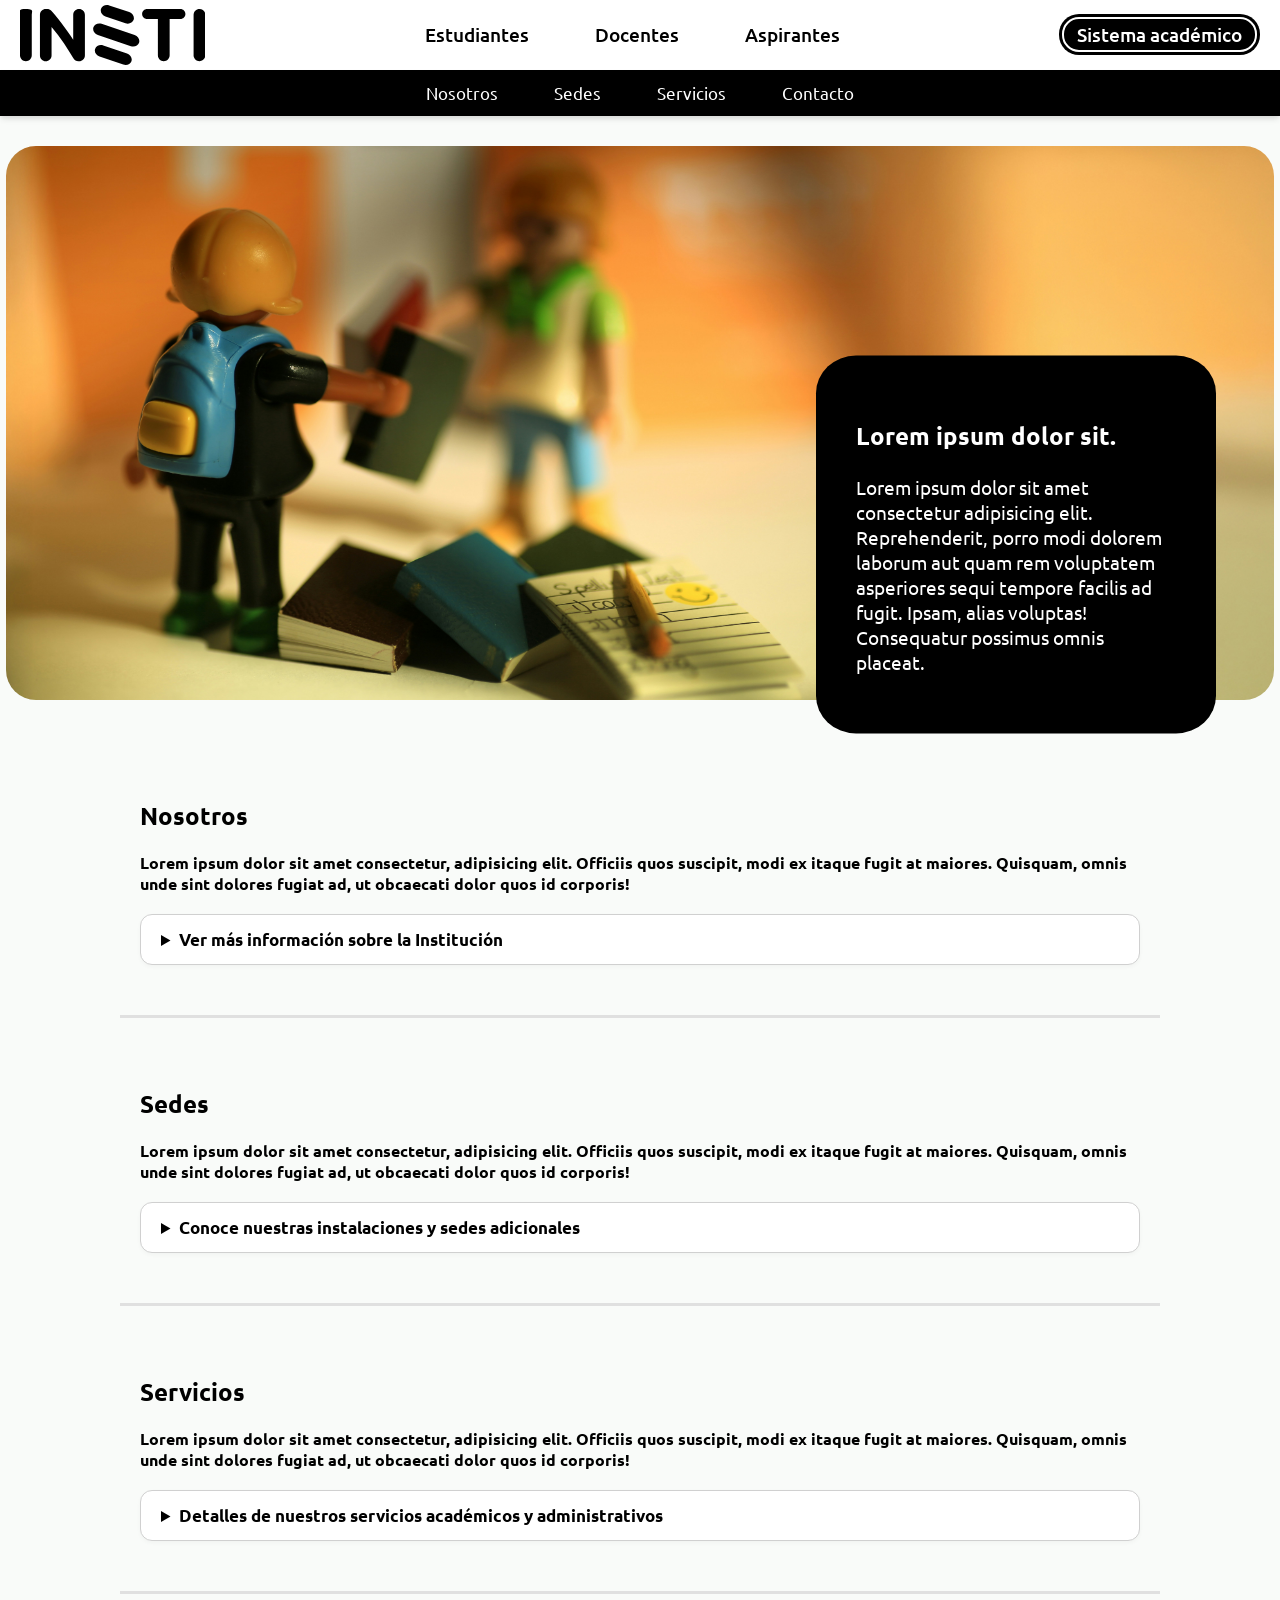
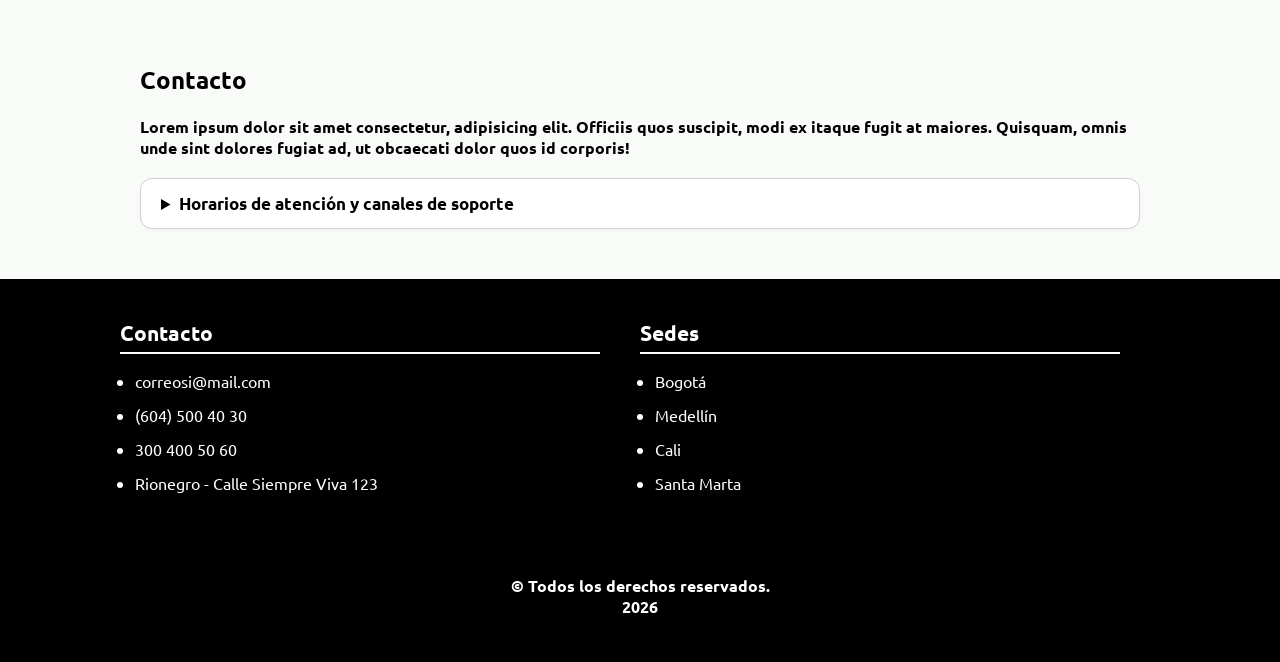
<file: index.html>
<!DOCTYPE html>
<html lang="es">

<head>
    <meta charset="UTF-8">
    <meta name="viewport" content="width=device-width, initial-scale=1.0">
    <style>
        @import url('https://fonts.googleapis.com/css2?family=Ubuntu:ital,wght@0,300;0,400;0,500;0,700;1,300;1,400;1,500;1,700&display=swap');
    </style>
    <title>Landing</title>
    <link rel="stylesheet" href="style.css">
</head>

<body>
    <header class="sticky-header">
        <nav class="navbar">
            <a href="#" class="navbar-logo" aria-label="Inicio">
                <svg xmlns="http://www.w3.org/2000/svg" viewBox="0 0 491.53 159.1" class="logo-svg">
                    <g id="Capa_1">
                        <path id="path21" d="M491.53,26.05v107.4c0,8.62-6.98,15.6-15.6,15.6s-15.6-6.98-15.6-15.6c0,0,0-107.4,0-107.4,0-8.62,6.98-15.6,15.6-15.6s15.6,6.98,15.6,15.6Z" />
                    </g>
                    <g id="Capa_2">
                        <path id="path12" d="M141.52,141.38c-7.69-13.25-15.9-26.36-24.62-39.33-10.4-15.47-21.47-30.07-33.2-43.8v75.41c0,8.48-6.91,15.39-15.39,15.39h-.02c-8.48,0-15.39-6.91-15.39-15.39V25.84c0-8.48,6.91-15.39,15.39-15.39h3.46c4.44,0,8.26,1.67,11.29,4.92,3.09,3.33,6.38,7.09,9.87,11.28,5.33,6.4,10.77,13.23,16.3,20.5,5.53,7.27,11.03,14.8,16.5,22.6,5.47,7.8,10.6,15.3,15.4,22.5V25.84c0-8.48,6.91-15.39,15.39-15.39h.22c8.48,0,15.39,6.91,15.39,15.39v107.82c0,8.48-6.91,15.39-15.39,15.39h-1.88c-5.64,0-10.48-2.79-13.31-7.67h0Z" />
                    </g>
                    <g id="Capa_3">
                        <path id="path4" d="M315.77,99.92h0c2.74-8.13-2.56-17.31-11.76-20.41l-87.58-29.47c-9.2-3.1-18.97,1.02-21.71,9.14h0c-2.73,8.13,2.56,17.31,11.76,20.41l87.57,29.47c9.2,3.1,18.97-1.02,21.71-9.14h0ZM295.59,148.93h0c2.74-8.13-2.56-17.31-11.76-20.41l-62.97-21.19c-9.2-3.1-18.97,1.02-21.71,9.14h0c-2.73,8.13,2.56,17.31,11.76,20.41l62.97,21.19c9.2,3.1,18.97-1.02,21.71-9.14h0ZM214.89,10.18h0c-2.73,8.13,2.56,17.31,11.76,20.41l53.03,17.85c9.2,3.1,18.97-1.02,21.71-9.14h0c2.73-8.13-2.56-17.31-11.76-20.41L236.6,1.03c-9.2-3.1-18.97,1.02-21.71,9.14h0Z" />
                    </g>
                    <g id="Capa_4">
                        <path id="path19" d="M337.13,37.05h28.5v96.4c0,8.62,6.98,15.6,15.6,15.6s15.6-6.98,15.6-15.6c0,0,0-96.4,0-96.4h28.5c7.35,0,13.3-5.96,13.3-13.3s-5.95-13.3-13.3-13.3c0,0-88.2,0-88.2,0-7.35,0-13.3,5.95-13.3,13.3s5.95,13.3,13.3,13.3Z" />
                    </g>
                    <g id="Capa_5">
                        <path id="path16" d="M0,26.05v107.4c0,8.62,6.98,15.6,15.6,15.6s15.6-6.98,15.6-15.6c0,0,0-107.4,0-107.4,0-8.62,6.98-15.6-15.6-15.6S0,17.44,0,26.05Z" />
                    </g>
                </svg>
            </a>

            <ul class="nav-links">
                <li><a href="estudiantes.html">Estudiantes</a></li>
                <li><a href="docentes.html">Docentes</a></li>
                <li><a href="aspirantes.html">Aspirantes</a></li>
            </ul>

            <div class="sis-acade">
                <li><a href="sisacadelogin.html">Sistema académico</a></li>
            </div>
        </nav>

        <nav class="secondary-navbar">
            <ul class="category-links">
                <li><a href="#Nosotros">Nosotros</a></li>
                <li><a href="#Sedes">Sedes</a></li>
                <li><a href="#Servicios">Servicios</a></li>
                <li><a href="#Contacto">Contacto</a></li>
            </ul>
        </nav>
    </header>

    <main>
        <figure class="hero-wrapper">
            <div class="main-img">
                <img src="main_img.jpg" alt="Institución Principal">
            </div>
        </figure>

        <article class="info-container">
            <div class="info">
                <h3>Lorem ipsum dolor sit.</h3>
                <p>Lorem ipsum dolor sit amet consectetur adipisicing elit. Reprehenderit,
                porro modi dolorem laborum aut quam rem voluptatem asperiores sequi tempore facilis ad fugit. Ipsam,
                alias voluptas! Consequatur possimus omnis placeat.</p>
            </div>
        </article>

        <section id="Nosotros" class="content-section">
            <h2>Nosotros</h2>
            <p>Lorem ipsum dolor sit amet consectetur, adipisicing elit. Officiis quos suscipit, modi ex itaque fugit at
                maiores. Quisquam, omnis unde sint dolores fugiat ad, ut obcaecati dolor quos id corporis!</p>

            <details class="info-dropdown">
                <summary>Ver más información sobre la Institución</summary>
                <div class="dropdown-content">
                    <p>Lorem ipsum dolor sit amet, consectetur adipiscing elit. Sed do eiusmod tempor incididunt ut labore
                        et dolore magna aliqua. Ut enim ad minim veniam, quis nostrud exercitation ullamco laboris nisi ut
                        aliquip ex ea commodo consequat.</p>
                    <p>Duis aute irure dolor in reprehenderit in voluptate velit esse cillum dolore eu fugiat nulla
                        pariatur. Excepteur sint occaecat cupidatat non proident.</p>
                </div>
            </details>
        </section>

        <section id="Sedes" class="content-section">
            <h2>Sedes</h2>
            <p>Lorem ipsum dolor sit amet consectetur, adipisicing elit. Officiis quos suscipit, modi ex itaque fugit at
                maiores. Quisquam, omnis unde sint dolores fugiat ad, ut obcaecati dolor quos id corporis!</p>

            <details class="info-dropdown">
                <summary>Conoce nuestras instalaciones y sedes adicionales</summary>
                <div class="dropdown-content">
                    <p>Lorem ipsum dolor sit amet, consectetur adipiscing elit. Vivamus lancing lacus at magna placerat, vel
                        eleifend ligula vulputate.</p>
                    <ul>
                        <li>Sede Principal: Calle Siempre Viva 123</li>
                        <li>Sede Norte: Avenida Empresarial 456</li>
                        <li>Sede Sur: Carrera Tecnológica 789</li>
                    </ul>
                </div>
            </details>
        </section>

        <section id="Servicios" class="content-section">
            <h2>Servicios</h2>
            <p>Lorem ipsum dolor sit amet consectetur, adipisicing elit. Officiis quos suscipit, modi ex itaque fugit at
                maiores. Quisquam, omnis unde sint dolores fugiat ad, ut obcaecati dolor quos id corporis!</p>

            <details class="info-dropdown">
                <summary>Detalles de nuestros servicios académicos y administrativos</summary>
                <div class="dropdown-content">
                    <p>Lorem ipsum dolor sit amet, consectetur adipiscing elit. Integer nec odio. Praesent libero. Sed
                        cursus ante dapibus diam. Sed nisi. Nulla quis sem at nibh elementum imperdiet.</p>
                </div>
            </details>
        </section>

        <section id="Contacto" class="content-section">
            <h2>Contacto</h2>
            <p>Lorem ipsum dolor sit amet consectetur, adipisicing elit. Officiis quos suscipit, modi ex itaque fugit at
                maiores. Quisquam, omnis unde sint dolores fugiat ad, ut obcaecati dolor quos id corporis!</p>

            <details class="info-dropdown">
                <summary>Horarios de atención y canales de soporte</summary>
                <div class="dropdown-content">
                    <p>Atención presencial y telefónica: Lunes a Viernes de 8:00 AM a 5:00 PM.</p>
                    <p>Correo de atención al cliente: soporte@mail.com</p>
                </div>
            </details>
        </section>
    </main>

    <footer>
        <div class="footer-container">
            <section class="footer-column">
                <h3>Contacto</h3>
                <ul class="footer-list">
                    <li>correosi@mail.com</li>
                    <li>(604) 500 40 30</li>
                    <li>300 400 50 60</li>
                    <li>Rionegro - Calle Siempre Viva 123</li>
                </ul>
            </section>

            <section class="footer-column">
                <h3>Sedes</h3>
                <ul class="footer-list">
                    <li>Bogotá</li>
                    <li>Medellín</li>
                    <li>Cali</li>
                    <li>Santa Marta</li>
                </ul>
            </section>
        </div>

        <p class="copyright">&copy; Todos los derechos reservados. <br> 2026</p>
    </footer>
</body>

</html>
</file>
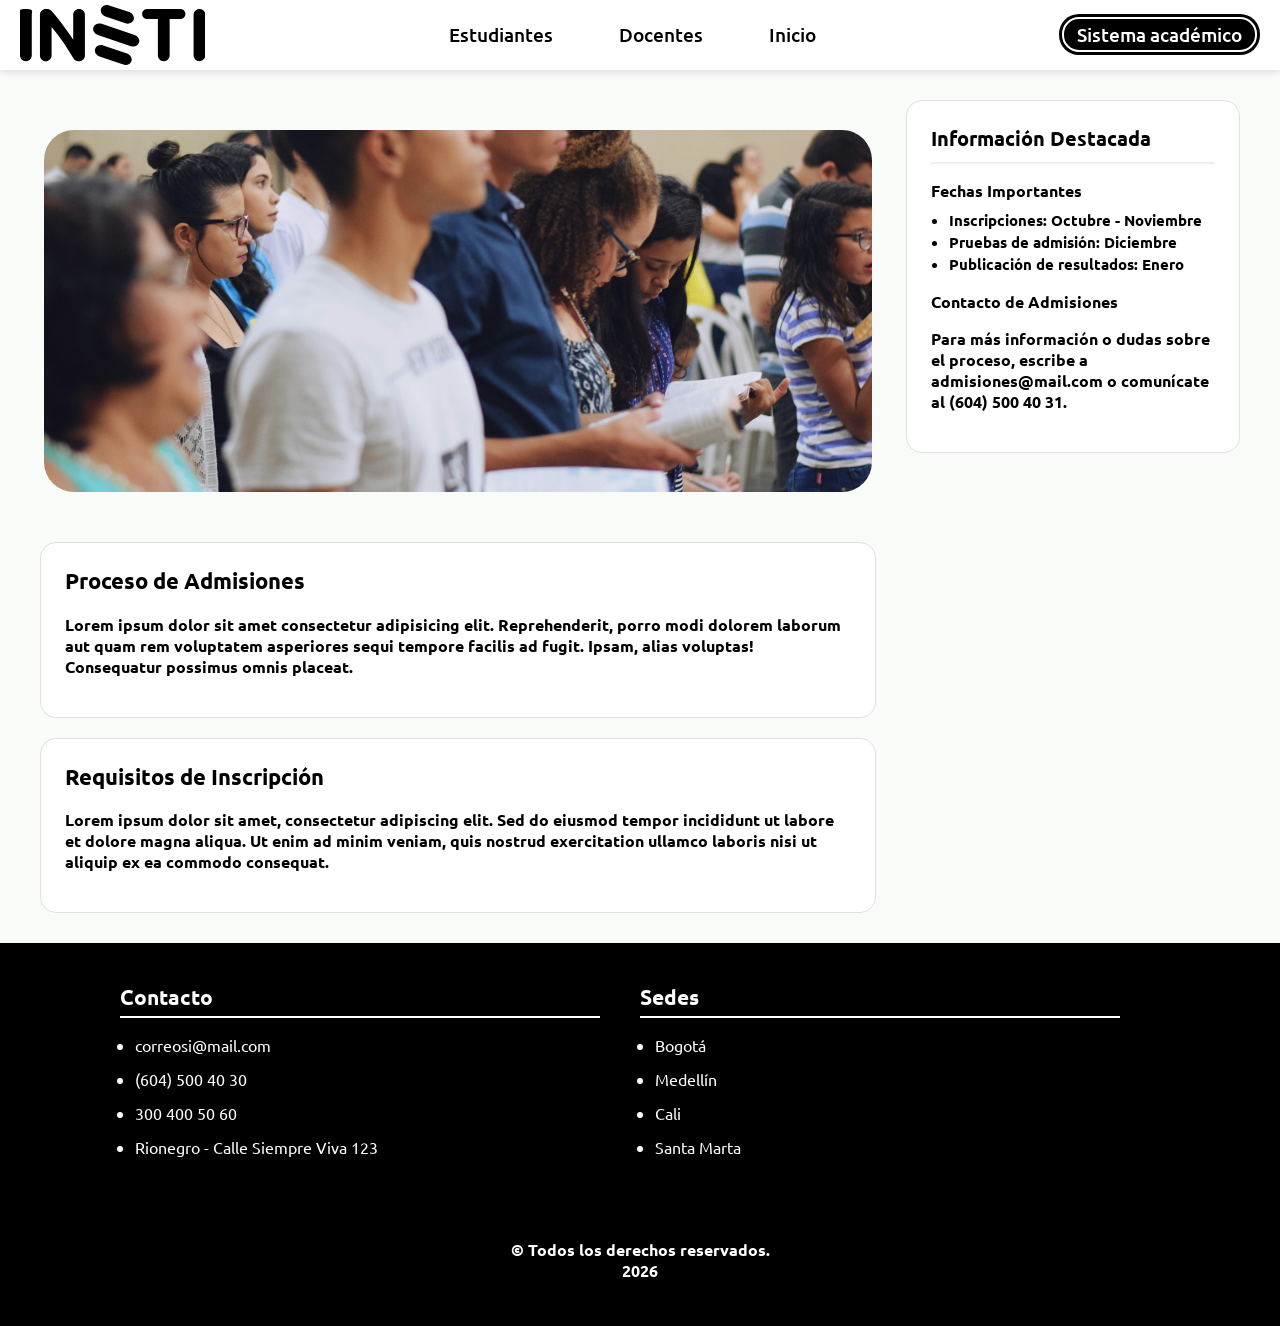
<file: aspirantes.html>
<!DOCTYPE html>
<html lang="es">

<head>
    <meta charset="UTF-8">
    <meta name="viewport" content="width=device-width, initial-scale=1.0">
    <style>
        @import url('https://fonts.googleapis.com/css2?family=Ubuntu:ital,wght@0,300;0,400;0,500;0,700;1,300;1,400;1,500;1,700&display=swap');
    </style>
    <title>Aspirantes</title>
    <link rel="stylesheet" href="style.css">
</head>

<body>
    <header class="sticky-header">
        <nav class="navbar">
            <a href="index.html" class="navbar-logo" aria-label="Inicio">
                <svg xmlns="http://www.w3.org/2000/svg" viewBox="0 0 491.53 159.1" class="logo-svg">
                    <g id="Capa_1">
                        <path id="path21" d="M491.53,26.05v107.4c0,8.62-6.98,15.6-15.6,15.6s-15.6-6.98-15.6-15.6c0,0,0-107.4,0-107.4,0-8.62,6.98-15.6,15.6-15.6s15.6,6.98,15.6,15.6Z" />
                    </g>
                    <g id="Capa_2">
                        <path id="path12" d="M141.52,141.38c-7.69-13.25-15.9-26.36-24.62-39.33-10.4-15.47-21.47-30.07-33.2-43.8v75.41c0,8.48-6.91,15.39-15.39,15.39h-.02c-8.48,0-15.39-6.91-15.39-15.39V25.84c0-8.48,6.91-15.39,15.39-15.39h3.46c4.44,0,8.26,1.67,11.29,4.92,3.09,3.33,6.38,7.09,9.87,11.28,5.33,6.4,10.77,13.23,16.3,20.5,5.53,7.27,11.03,14.8,16.5,22.6,5.47,7.8,10.6,15.3,15.4,22.5V25.84c0-8.48,6.91-15.39,15.39-15.39h.22c8.48,0,15.39,6.91,15.39,15.39v107.82c0,8.48-6.91,15.39-15.39,15.39h-1.88c-5.64,0-10.48-2.79-13.31-7.67h0Z" />
                    </g>
                    <g id="Capa_3">
                        <path id="path4" d="M315.77,99.92h0c2.74-8.13-2.56-17.31-11.76-20.41l-87.58-29.47c-9.2-3.1-18.97,1.02-21.71,9.14h0c-2.73,8.13,2.56,17.31,11.76,20.41l87.57,29.47c9.2,3.1,18.97-1.02,21.71-9.14h0ZM295.59,148.93h0c2.74-8.13-2.56-17.31-11.76-20.41l-62.97-21.19c-9.2-3.1-18.97,1.02-21.71,9.14h0c-2.73,8.13,2.56,17.31,11.76,20.41l62.97,21.19c9.2,3.1,18.97-1.02,21.71-9.14h0ZM214.89,10.18h0c-2.73,8.13,2.56,17.31,11.76,20.41l53.03,17.85c9.2,3.1,18.97-1.02,21.71-9.14h0c2.73-8.13-2.56-17.31-11.76-20.41L236.6,1.03c-9.2-3.1-18.97,1.02-21.71,9.14h0Z" />
                    </g>
                    <g id="Capa_4">
                        <path id="path19" d="M337.13,37.05h28.5v96.4c0,8.62,6.98,15.6,15.6,15.6s15.6-6.98,15.6-15.6c0,0,0-96.4,0-96.4h28.5c7.35,0,13.3-5.96,13.3-13.3s-5.95-13.3-13.3-13.3c0,0-88.2,0-88.2,0-7.35,0-13.3,5.95-13.3,13.3s5.95,13.3,13.3,13.3Z" />
                    </g>
                    <g id="Capa_5">
                        <path id="path16" d="M0,26.05v107.4c0,8.62,6.98,15.6,15.6,15.6s15.6-6.98,15.6-15.6c0,0,0-107.4,0-107.4,0-8.62,6.98-15.6-15.6-15.6S0,17.44,0,26.05Z" />
                    </g>
                </svg>
            </a>

            <ul class="nav-links">
                <li><a href="estudiantes.html">Estudiantes</a></li>
                <li><a href="docentes.html">Docentes</a></li>
                <li><a href="index.html">Inicio</a></li>
            </ul>

            <div class="sis-acade">
                <li><a href="sisacadelogin.html">Sistema académico</a></li>
            </div>
        </nav>
    </header>

    <div class="page-layout">
        <main class="main-content">
            <figure class="hero-wrapper">
                <div class="main-img">
                    <img src="aspirantes_img.jpg" alt="Aspirantes Banner">
                </div>
            </figure>

            <section class="info-card">
                <h2>Proceso de Admisiones</h2>
                <p>Lorem ipsum dolor sit amet consectetur adipisicing elit. Reprehenderit, porro modi dolorem laborum
                    aut quam rem voluptatem asperiores sequi tempore facilis ad fugit. Ipsam, alias voluptas! Consequatur
                    possimus omnis placeat.</p>
            </section>

            <section class="info-card">
                <h2>Requisitos de Inscripción</h2>
                <p>Lorem ipsum dolor sit amet, consectetur adipiscing elit. Sed do eiusmod tempor incididunt ut labore
                    et dolore magna aliqua. Ut enim ad minim veniam, quis nostrud exercitation ullamco laboris nisi ut
                    aliquip ex ea commodo consequat.</p>
            </section>
        </main>

        <aside class="sidebar-article">
            <h3>Información Destacada</h3>
            <div class="aside-content">
                <h4>Fechas Importantes</h4>
                <ul>
                    <li>Inscripciones: Octubre - Noviembre</li>
                    <li>Pruebas de admisión: Diciembre</li>
                    <li>Publicación de resultados: Enero</li>
                </ul>
                <h4>Contacto de Admisiones</h4>
                <p>Para más información o dudas sobre el proceso, escribe a <strong>admisiones@mail.com</strong> o comunícate al <strong>(604) 500 40 31</strong>.</p>
            </div>
        </aside>
    </div>

    <footer>
        <div class="footer-container">
            <section class="footer-column">
                <h3>Contacto</h3>
                <ul class="footer-list">
                    <li>correosi@mail.com</li>
                    <li>(604) 500 40 30</li>
                    <li>300 400 50 60</li>
                    <li>Rionegro - Calle Siempre Viva 123</li>
                </ul>
            </section>

            <section class="footer-column">
                <h3>Sedes</h3>
                <ul class="footer-list">
                    <li>Bogotá</li>
                    <li>Medellín</li>
                    <li>Cali</li>
                    <li>Santa Marta</li>
                </ul>
            </section>
        </div>

        <p class="copyright">&copy; Todos los derechos reservados. <br> 2026</p>
    </footer>
</body>

</html>
</file>
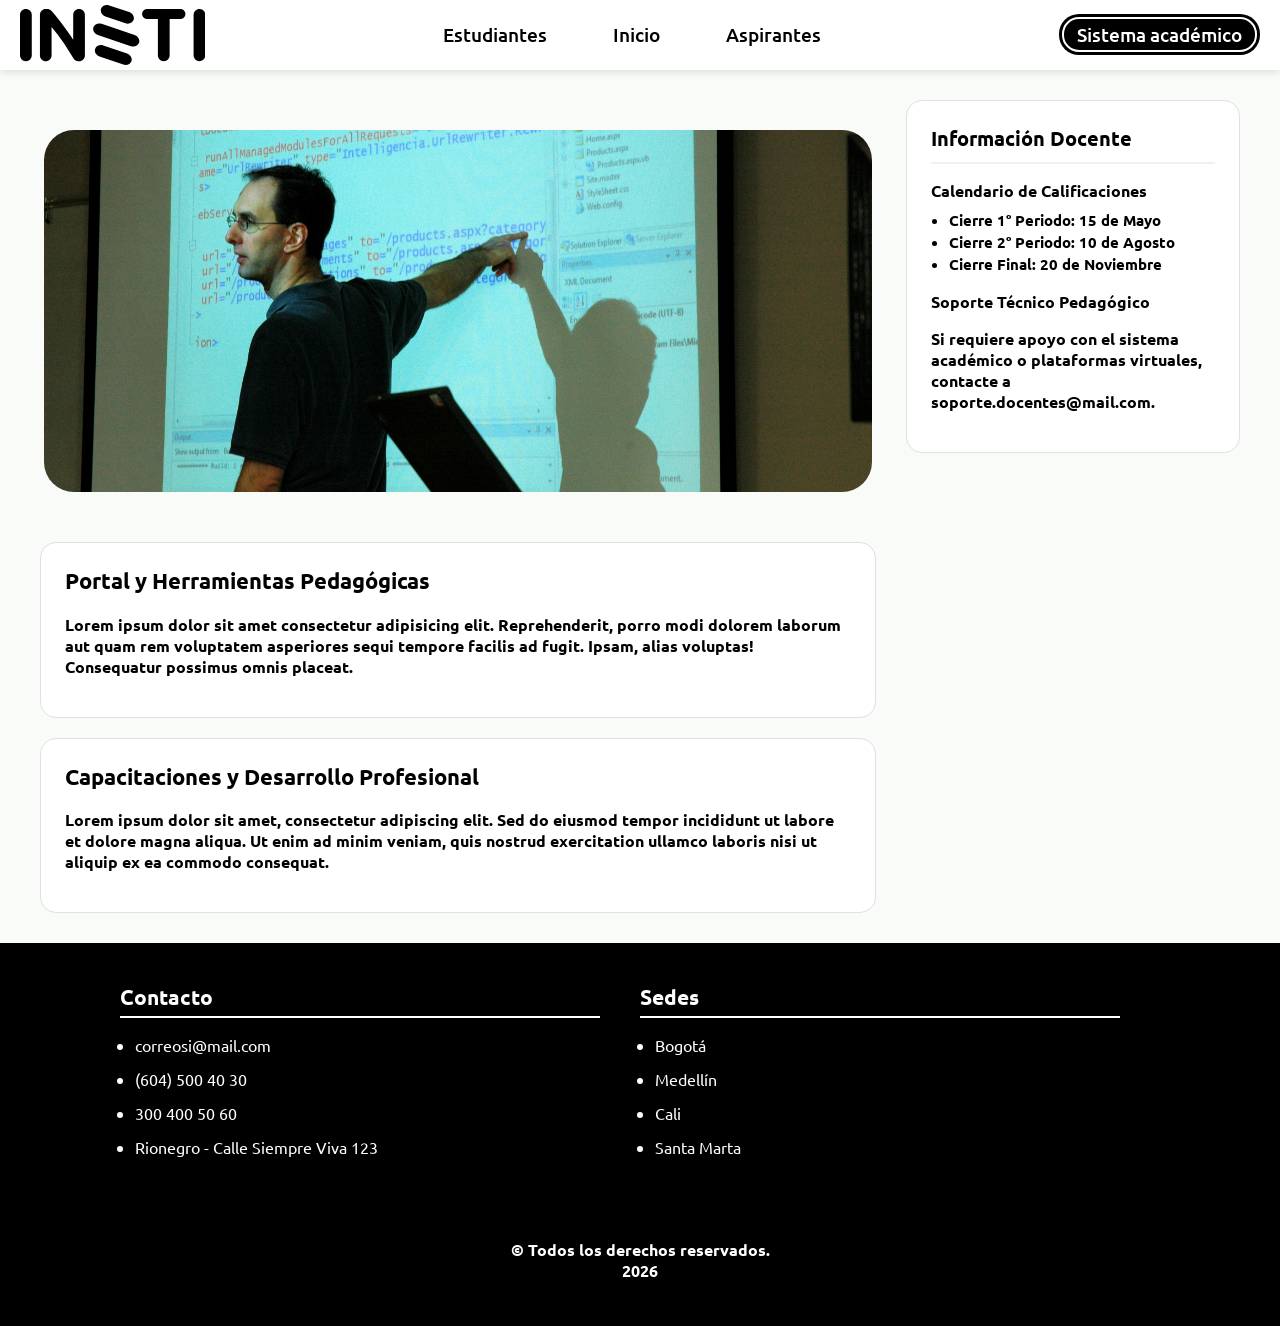
<file: docentes.html>
<!DOCTYPE html>
<html lang="es">

<head>
    <meta charset="UTF-8">
    <meta name="viewport" content="width=device-width, initial-scale=1.0">
    <style>
        @import url('https://fonts.googleapis.com/css2?family=Ubuntu:ital,wght@0,300;0,400;0,500;0,700;1,300;1,400;1,500;1,700&display=swap');
    </style>
    <title>Docentes</title>
    <link rel="stylesheet" href="style.css">
</head>

<body>
    <header class="sticky-header">
        <nav class="navbar">
            <a href="index.html" class="navbar-logo" aria-label="Inicio">
                <svg xmlns="http://www.w3.org/2000/svg" viewBox="0 0 491.53 159.1" class="logo-svg">
                    <g id="Capa_1">
                        <path id="path21"
                            d="M491.53,26.05v107.4c0,8.62-6.98,15.6-15.6,15.6s-15.6-6.98-15.6-15.6c0,0,0-107.4,0-107.4,0-8.62,6.98-15.6,15.6-15.6s15.6,6.98,15.6,15.6Z" />
                    </g>
                    <g id="Capa_2">
                        <path id="path12"
                            d="M141.52,141.38c-7.69-13.25-15.9-26.36-24.62-39.33-10.4-15.47-21.47-30.07-33.2-43.8v75.41c0,8.48-6.91,15.39-15.39,15.39h-.02c-8.48,0-15.39-6.91-15.39-15.39V25.84c0-8.48,6.91-15.39,15.39-15.39h3.46c4.44,0,8.26,1.67,11.29,4.92,3.09,3.33,6.38,7.09,9.87,11.28,5.33,6.4,10.77,13.23,16.3,20.5,5.53,7.27,11.03,14.8,16.5,22.6,5.47,7.8,10.6,15.3,15.4,22.5V25.84c0-8.48,6.91-15.39,15.39-15.39h.22c8.48,0,15.39,6.91,15.39,15.39v107.82c0,8.48-6.91,15.39-15.39,15.39h-1.88c-5.64,0-10.48-2.79-13.31-7.67h0Z" />
                    </g>
                    <g id="Capa_3">
                        <path id="path4"
                            d="M315.77,99.92h0c2.74-8.13-2.56-17.31-11.76-20.41l-87.58-29.47c-9.2-3.1-18.97,1.02-21.71,9.14h0c-2.73,8.13,2.56,17.31,11.76,20.41l87.57,29.47c9.2,3.1,18.97-1.02,21.71-9.14h0ZM295.59,148.93h0c2.74-8.13-2.56-17.31-11.76-20.41l-62.97-21.19c-9.2-3.1-18.97,1.02-21.71,9.14h0c-2.73,8.13,2.56,17.31,11.76,20.41l62.97,21.19c9.2,3.1,18.97-1.02,21.71-9.14h0ZM214.89,10.18h0c-2.73,8.13,2.56,17.31,11.76,20.41l53.03,17.85c9.2,3.1,18.97-1.02,21.71-9.14h0c2.73-8.13-2.56-17.31-11.76-20.41L236.6,1.03c-9.2-3.1-18.97,1.02-21.71,9.14h0Z" />
                    </g>
                    <g id="Capa_4">
                        <path id="path19"
                            d="M337.13,37.05h28.5v96.4c0,8.62,6.98,15.6,15.6,15.6s15.6-6.98,15.6-15.6c0,0,0-96.4,0-96.4h28.5c7.35,0,13.3-5.96,13.3-13.3s-5.95-13.3-13.3-13.3c0,0-88.2,0-88.2,0-7.35,0-13.3,5.95-13.3,13.3s5.95,13.3,13.3,13.3Z" />
                    </g>
                    <g id="Capa_5">
                        <path id="path16"
                            d="M0,26.05v107.4c0,8.62,6.98,15.6,15.6,15.6s15.6-6.98,15.6-15.6c0,0,0-107.4,0-107.4,0-8.62-6.98-15.6-15.6-15.6S0,17.44,0,26.05Z" />
                    </g>
                </svg>
            </a>

            <ul class="nav-links">
                <li><a href="estudiantes.html">Estudiantes</a></li>
                <li><a href="index.html">Inicio</a></li>
                <li><a href="aspirantes.html">Aspirantes</a></li>
            </ul>

            <div class="sis-acade">
                <li><a href="sisacadelogin.html">Sistema académico</a></li>
            </div>
        </nav>
    </header>

    <div class="page-layout">
        <main class="main-content">
            <figure class="hero-wrapper">
                <div class="main-img">
                    <img src="docentes_img.jpg" alt="Docentes Banner">
                </div>
            </figure>

            <section class="info-card">
                <h2>Portal y Herramientas Pedagógicas</h2>
                <p>Lorem ipsum dolor sit amet consectetur adipisicing elit. Reprehenderit, porro modi dolorem laborum
                    aut quam rem voluptatem asperiores sequi tempore facilis ad fugit. Ipsam, alias voluptas! Consequatur
                    possimus omnis placeat.</p>
            </section>

            <section class="info-card">
                <h2>Capacitaciones y Desarrollo Profesional</h2>
                <p>Lorem ipsum dolor sit amet, consectetur adipiscing elit. Sed do eiusmod tempor incididunt ut labore
                    et dolore magna aliqua. Ut enim ad minim veniam, quis nostrud exercitation ullamco laboris nisi ut
                    aliquip ex ea commodo consequat.</p>
            </section>
        </main>

        <aside class="sidebar-article">
            <h3>Información Docente</h3>
            <div class="aside-content">
                <h4>Calendario de Calificaciones</h4>
                <ul>
                    <li>Cierre 1° Periodo: 15 de Mayo</li>
                    <li>Cierre 2° Periodo: 10 de Agosto</li>
                    <li>Cierre Final: 20 de Noviembre</li>
                </ul>
                <h4>Soporte Técnico Pedagógico</h4>
                <p>Si requiere apoyo con el sistema académico o plataformas virtuales, contacte a <strong>soporte.docentes@mail.com</strong>.</p>
            </div>
        </aside>
    </div>

    <footer>
        <div class="footer-container">
            <section class="footer-column">
                <h3>Contacto</h3>
                <ul class="footer-list">
                    <li>correosi@mail.com</li>
                    <li>(604) 500 40 30</li>
                    <li>300 400 50 60</li>
                    <li>Rionegro - Calle Siempre Viva 123</li>
                </ul>
            </section>

            <section class="footer-column">
                <h3>Sedes</h3>
                <ul class="footer-list">
                    <li>Bogotá</li>
                    <li>Medellín</li>
                    <li>Cali</li>
                    <li>Santa Marta</li>
                </ul>
            </section>
        </div>

        <p class="copyright">&copy; Todos los derechos reservados. <br> 2026</p>
    </footer>
</body>

</html>
</file>
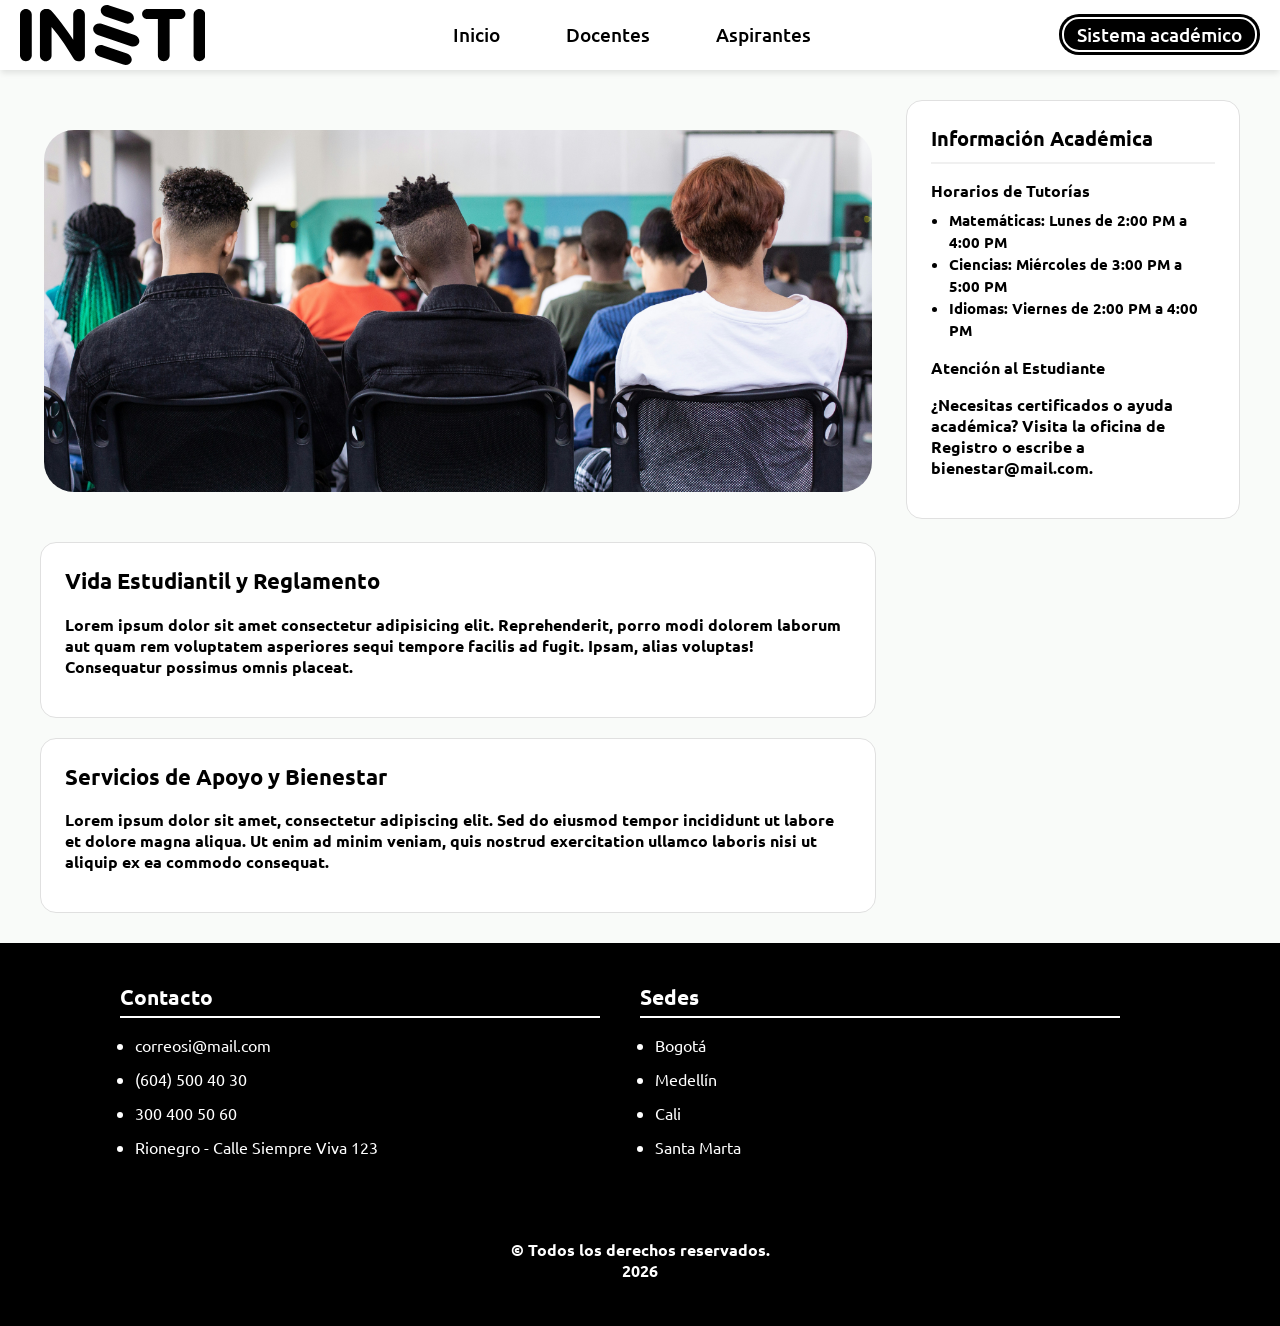
<file: estudiantes.html>
<!DOCTYPE html>
<html lang="es">

<head>
    <meta charset="UTF-8">
    <meta name="viewport" content="width=device-width, initial-scale=1.0">
    <style>
        @import url('https://fonts.googleapis.com/css2?family=Ubuntu:ital,wght@0,300;0,400;0,500;0,700;1,300;1,400;1,500;1,700&display=swap');
    </style>
    <title>Estudiantes</title>
    <link rel="stylesheet" href="style.css">
</head>

<body>
    <header class="sticky-header">
        <nav class="navbar">
            <a href="index.html" class="navbar-logo" aria-label="Inicio">
                <svg xmlns="http://www.w3.org/2000/svg" viewBox="0 0 491.53 159.1" class="logo-svg">
                    <g id="Capa_1">
                        <path id="path21"
                            d="M491.53,26.05v107.4c0,8.62-6.98,15.6-15.6,15.6s-15.6-6.98-15.6-15.6c0,0,0-107.4,0-107.4,0-8.62,6.98-15.6,15.6-15.6s15.6,6.98,15.6,15.6Z" />
                    </g>
                    <g id="Capa_2">
                        <path id="path12"
                            d="M141.52,141.38c-7.69-13.25-15.9-26.36-24.62-39.33-10.4-15.47-21.47-30.07-33.2-43.8v75.41c0,8.48-6.91,15.39-15.39,15.39h-.02c-8.48,0-15.39-6.91-15.39-15.39V25.84c0-8.48,6.91-15.39,15.39-15.39h3.46c4.44,0,8.26,1.67,11.29,4.92,3.09,3.33,6.38,7.09,9.87,11.28,5.33,6.4,10.77,13.23,16.3,20.5,5.53,7.27,11.03,14.8,16.5,22.6,5.47,7.8,10.6,15.3,15.4,22.5V25.84c0-8.48,6.91-15.39,15.39-15.39h.22c8.48,0,15.39,6.91,15.39,15.39v107.82c0,8.48-6.91,15.39-15.39,15.39h-1.88c-5.64,0-10.48-2.79-13.31-7.67h0Z" />
                    </g>
                    <g id="Capa_3">
                        <path id="path4"
                            d="M315.77,99.92h0c2.74-8.13-2.56-17.31-11.76-20.41l-87.58-29.47c-9.2-3.1-18.97,1.02-21.71,9.14h0c-2.73,8.13,2.56,17.31,11.76,20.41l87.57,29.47c9.2,3.1,18.97-1.02,21.71-9.14h0ZM295.59,148.93h0c2.74-8.13-2.56-17.31-11.76-20.41l-62.97-21.19c-9.2-3.1-18.97,1.02-21.71,9.14h0c-2.73,8.13,2.56,17.31,11.76,20.41l62.97,21.19c9.2,3.1,18.97-1.02,21.71-9.14h0ZM214.89,10.18h0c-2.73,8.13,2.56,17.31,11.76,20.41l53.03,17.85c9.2,3.1,18.97-1.02,21.71-9.14h0c2.73-8.13-2.56-17.31-11.76-20.41L236.6,1.03c-9.2-3.1-18.97,1.02-21.71,9.14h0Z" />
                    </g>
                    <g id="Capa_4">
                        <path id="path19"
                            d="M337.13,37.05h28.5v96.4c0,8.62,6.98,15.6,15.6,15.6s15.6-6.98,15.6-15.6c0,0,0-96.4,0-96.4h28.5c7.35,0,13.3-5.96,13.3-13.3s-5.95-13.3-13.3-13.3c0,0-88.2,0-88.2,0-7.35,0-13.3,5.95-13.3,13.3s5.95,13.3,13.3,13.3Z" />
                    </g>
                    <g id="Capa_5">
                        <path id="path16"
                            d="M0,26.05v107.4c0,8.62,6.98,15.6,15.6,15.6s15.6-6.98,15.6-15.6c0,0,0-107.4,0-107.4,0-8.62-6.98-15.6-15.6-15.6S0,17.44,0,26.05Z" />
                    </g>
                </svg>
            </a>

            <ul class="nav-links">
                <li><a href="index.html">Inicio</a></li>
                <li><a href="docentes.html">Docentes</a></li>
                <li><a href="aspirantes.html">Aspirantes</a></li>
            </ul>

            <div class="sis-acade">
                <li><a href="sisacadelogin.html">Sistema académico</a></li>
            </div>
        </nav>
    </header>

    <div class="page-layout">
        <main class="main-content">
            <figure class="hero-wrapper">
                <div class="main-img">
                    <img src="estudiantes_img.jpg" alt="Estudiantes Banner">
                </div>
            </figure>

            <section class="info-card">
                <h2>Vida Estudiantil y Reglamento</h2>
                <p>Lorem ipsum dolor sit amet consectetur adipisicing elit. Reprehenderit, porro modi dolorem laborum
                    aut quam rem voluptatem asperiores sequi tempore facilis ad fugit. Ipsam, alias voluptas! Consequatur
                    possimus omnis placeat.</p>
            </section>

            <section class="info-card">
                <h2>Servicios de Apoyo y Bienestar</h2>
                <p>Lorem ipsum dolor sit amet, consectetur adipiscing elit. Sed do eiusmod tempor incididunt ut labore
                    et dolore magna aliqua. Ut enim ad minim veniam, quis nostrud exercitation ullamco laboris nisi ut
                    aliquip ex ea commodo consequat.</p>
            </section>
        </main>

        <aside class="sidebar-article">
            <h3>Información Académica</h3>
            <div class="aside-content">
                <h4>Horarios de Tutorías</h4>
                <ul>
                    <li>Matemáticas: Lunes de 2:00 PM a 4:00 PM</li>
                    <li>Ciencias: Miércoles de 3:00 PM a 5:00 PM</li>
                    <li>Idiomas: Viernes de 2:00 PM a 4:00 PM</li>
                </ul>
                <h4>Atención al Estudiante</h4>
                <p>¿Necesitas certificados o ayuda académica? Visita la oficina de Registro o escribe a <strong>bienestar@mail.com</strong>.</p>
            </div>
        </aside>
    </div>

    <footer>
        <div class="footer-container">
            <section class="footer-column">
                <h3>Contacto</h3>
                <ul class="footer-list">
                    <li>correosi@mail.com</li>
                    <li>(604) 500 40 30</li>
                    <li>300 400 50 60</li>
                    <li>Rionegro - Calle Siempre Viva 123</li>
                </ul>
            </section>

            <section class="footer-column">
                <h3>Sedes</h3>
                <ul class="footer-list">
                    <li>Bogotá</li>
                    <li>Medellín</li>
                    <li>Cali</li>
                    <li>Santa Marta</li>
                </ul>
            </section>
        </div>

        <p class="copyright">&copy; Todos los derechos reservados. <br> 2026</p>
    </footer>
</body>

</html>
</file>
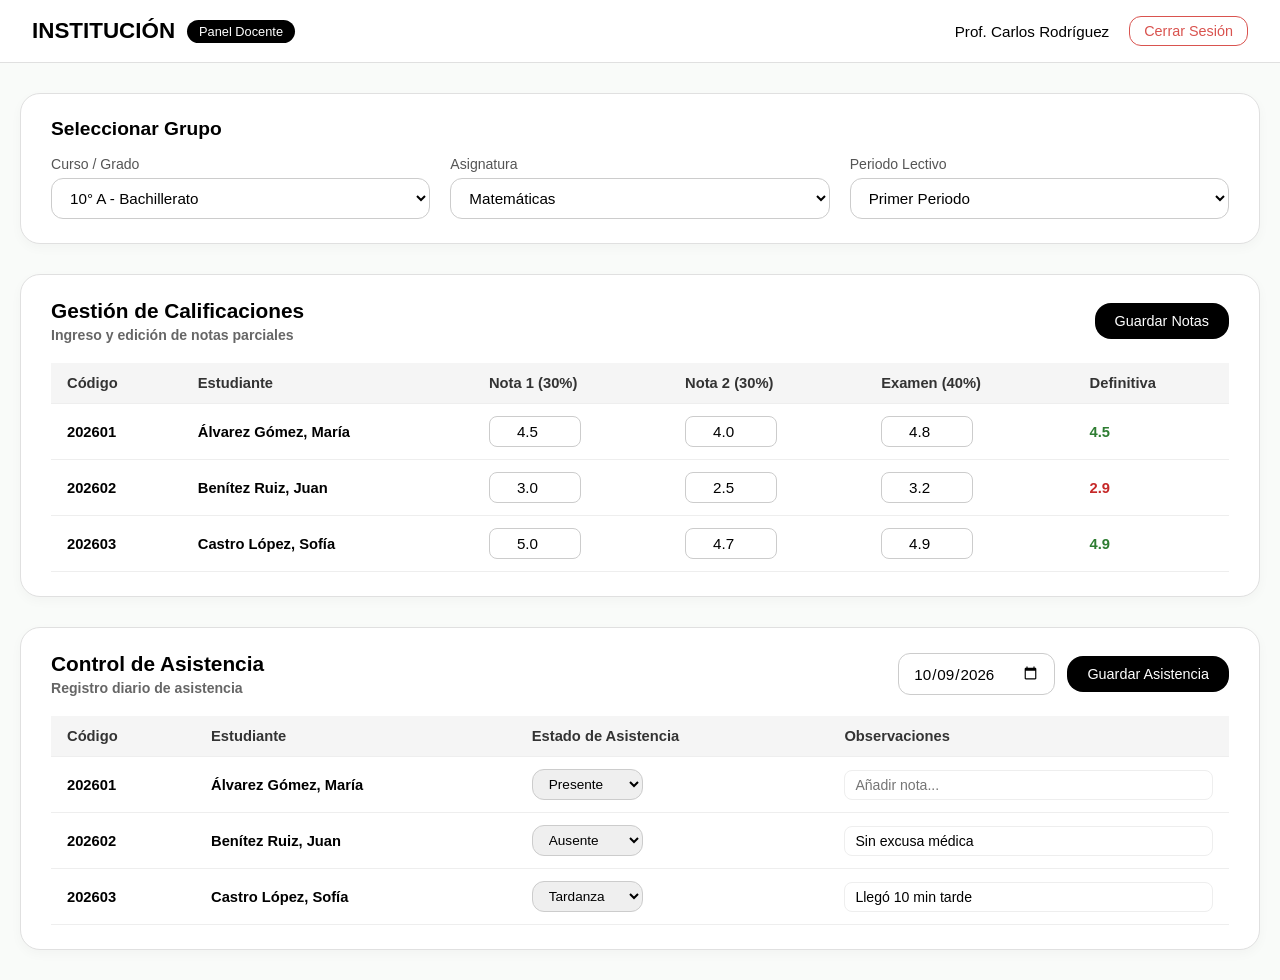
<file: sisacade.html>
<!DOCTYPE html>
<html lang="es">

<head>
    <meta charset="UTF-8">
    <meta name="viewport" content="width=device-width, initial-scale=1.0">
    <title>Gestión Académica - Dashboard</title>
    <link rel="stylesheet" href="style.css">
</head>

<body>

    <header class="dash-header">
        <hgroup class="header-brand">
            <span class="logo-text">INSTITUCIÓN</span>
            <span class="badge">Panel Docente</span>
        </hgroup>

        <nav class="user-menu" aria-label="Menú de Usuario">
            <span class="user-name">Prof. Carlos Rodríguez</span>
            <a href="sisacadelogin.html" class="logout-btn">Cerrar Sesión</a>
        </nav>
    </header>

    <main class="dash-container">

        <section class="filter-card">
            <h2>Seleccionar Grupo</h2>
            <form class="filter-form">
                <div class="filter-group">
                    <label for="curso">Curso / Grado</label>
                    <select id="curso" name="curso">
                        <option value="10a">10° A - Bachillerato</option>
                        <option value="10b">10° B - Bachillerato</option>
                        <option value="11a">11° A - Bachillerato</option>
                    </select>
                </div>

                <div class="filter-group">
                    <label for="asignatura">Asignatura</label>
                    <select id="asignatura" name="asignatura">
                        <option value="matematicas">Matemáticas</option>
                        <option value="fisica">Física</option>
                        <option value="quimica">Química</option>
                    </select>
                </div>

                <div class="filter-group">
                    <label for="periodo">Periodo Lectivo</label>
                    <select id="periodo" name="periodo">
                        <option value="p1">Primer Periodo</option>
                        <option value="p2">Segundo Periodo</option>
                        <option value="p3">Tercer Periodo</option>
                    </select>
                </div>
            </form>
        </section>

        <div class="modules-grid">

            <section class="module-card">
                <header class="module-header">
                    <div>
                        <h3>Gestión de Calificaciones</h3>
                        <p class="subtitle">Ingreso y edición de notas parciales</p>
                    </div>
                    <button type="button" class="btn-primary">Guardar Notas</button>
                </header>

                <div class="table-responsive">
                    <table class="data-table">
                        <thead>
                            <tr>
                                <th>Código</th>
                                <th>Estudiante</th>
                                <th>Nota 1 (30%)</th>
                                <th>Nota 2 (30%)</th>
                                <th>Examen (40%)</th>
                                <th>Definitiva</th>
                            </tr>
                        </thead>
                        <tbody>
                            <tr>
                                <td>202601</td>
                                <td>Álvarez Gómez, María</td>
                                <td><input type="number" step="0.1" min="0" max="5" value="4.5" class="grade-input">
                                </td>
                                <td><input type="number" step="0.1" min="0" max="5" value="4.0" class="grade-input">
                                </td>
                                <td><input type="number" step="0.1" min="0" max="5" value="4.8" class="grade-input">
                                </td>
                                <td><strong class="grade-pass">4.5</strong></td>
                            </tr>
                            <tr>
                                <td>202602</td>
                                <td>Benítez Ruiz, Juan</td>
                                <td><input type="number" step="0.1" min="0" max="5" value="3.0" class="grade-input">
                                </td>
                                <td><input type="number" step="0.1" min="0" max="5" value="2.5" class="grade-input">
                                </td>
                                <td><input type="number" step="0.1" min="0" max="5" value="3.2" class="grade-input">
                                </td>
                                <td><strong class="grade-warn">2.9</strong></td>
                            </tr>
                            <tr>
                                <td>202603</td>
                                <td>Castro López, Sofía</td>
                                <td><input type="number" step="0.1" min="0" max="5" value="5.0" class="grade-input">
                                </td>
                                <td><input type="number" step="0.1" min="0" max="5" value="4.7" class="grade-input">
                                </td>
                                <td><input type="number" step="0.1" min="0" max="5" value="4.9" class="grade-input">
                                </td>
                                <td><strong class="grade-pass">4.9</strong></td>
                            </tr>
                        </tbody>
                    </table>
                </div>
            </section>

            <section class="module-card">
                <header class="module-header">
                    <div>
                        <h3>Control de Asistencia</h3>
                        <p class="subtitle">Registro diario de asistencia</p>
                    </div>
                    <div class="header-actions">
                        <input type="date" value="2026-10-09" class="date-input">
                        <button type="button" class="btn-primary">Guardar Asistencia</button>
                    </div>
                </header>

                <div class="table-responsive">
                    <table class="data-table">
                        <thead>
                            <tr>
                                <th>Código</th>
                                <th>Estudiante</th>
                                <th>Estado de Asistencia</th>
                                <th>Observaciones</th>
                            </tr>
                        </thead>
                        <tbody>
                            <tr>
                                <td>202601</td>
                                <td>Álvarez Gómez, María</td>
                                <td>
                                    <select class="status-select status-present">
                                        <option value="p" selected>Presente</option>
                                        <option value="a">Ausente</option>
                                        <option value="t">Tardanza</option>
                                        <option value="j">Justificado</option>
                                    </select>
                                </td>
                                <td><input type="text" placeholder="Añadir nota..." class="obs-input"></td>
                            </tr>
                            <tr>
                                <td>202602</td>
                                <td>Benítez Ruiz, Juan</td>
                                <td>
                                    <select class="status-select status-absent">
                                        <option value="p">Presente</option>
                                        <option value="a" selected>Ausente</option>
                                        <option value="t">Tardanza</option>
                                        <option value="j">Justificado</option>
                                    </select>
                                </td>
                                <td><input type="text" placeholder="Sin excusa médica" value="Sin excusa médica"
                                        class="obs-input"></td>
                            </tr>
                            <tr>
                                <td>202603</td>
                                <td>Castro López, Sofía</td>
                                <td>
                                    <select class="status-select status-late">
                                        <option value="p">Presente</option>
                                        <option value="a">Ausente</option>
                                        <option value="t" selected>Tardanza</option>
                                        <option value="j">Justificado</option>
                                    </select>
                                </td>
                                <td><input type="text" placeholder="Llegó 10 min tarde" value="Llegó 10 min tarde"
                                        class="obs-input"></td>
                            </tr>
                        </tbody>
                    </table>
                </div>
            </section>

        </div>

    </main>

</body>

</html>
</file>
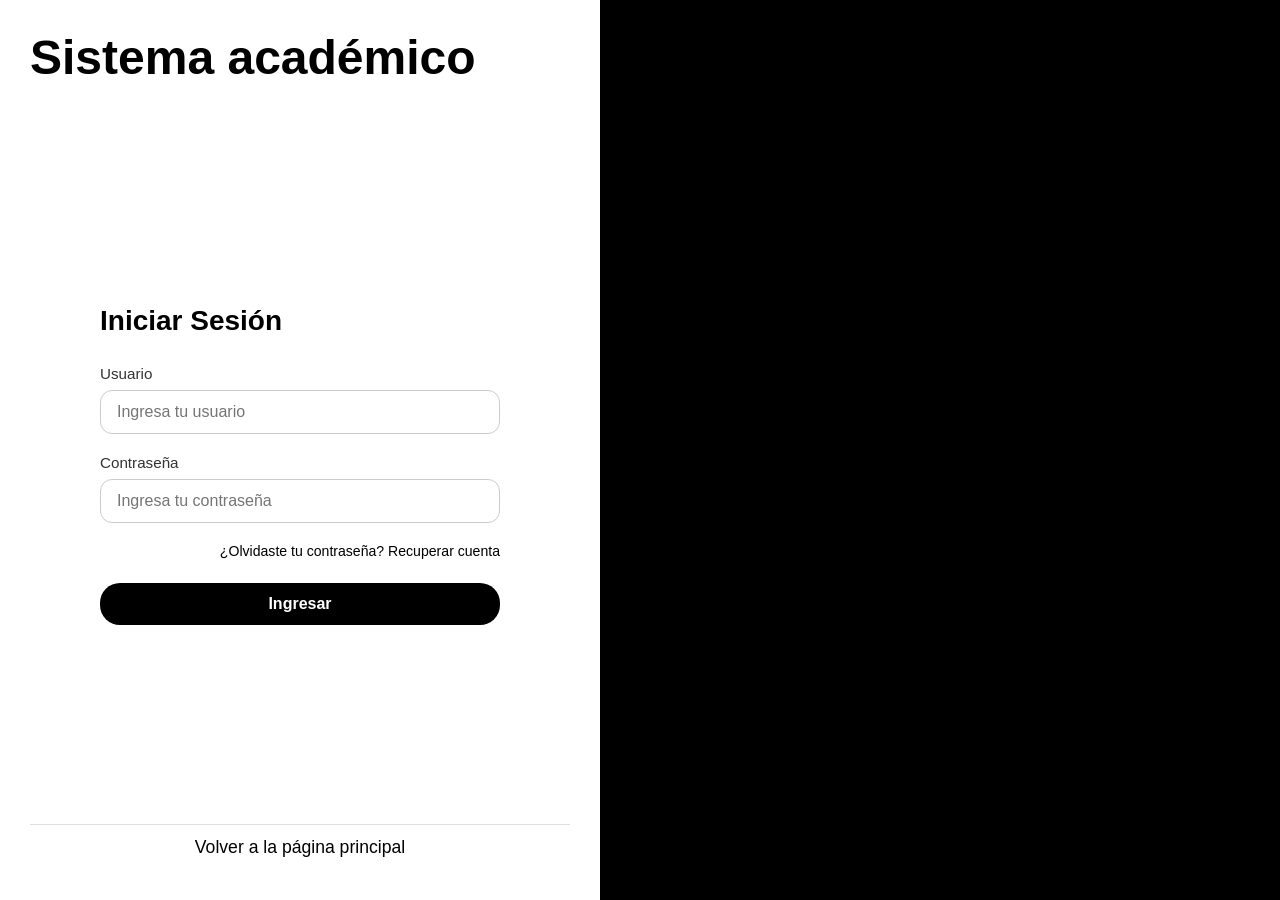
<file: sisacadelogin.html>
<!DOCTYPE html>
<html lang="es">

<head>
  <meta charset="UTF-8">
  <meta name="viewport" content="width=device-width, initial-scale=1.0">
  <title>Login - Sistema Académico</title>
  <link rel="stylesheet" href="style.css">
</head>

<body class="body-login">

  <main class="left-panel">
    <h1 class="title">Sistema académico</h1>

    <div class="login-wrapper">
      <section class="login-card">
        <h2>Iniciar Sesión</h2>

        <form class="login-form" action="sisacade.html">
          <div class="form-group">
            <label for="username">Usuario</label>
            <input type="text" id="username" name="username" placeholder="Ingresa tu usuario" required>
          </div>

          <div class="form-group">
            <label for="password">Contraseña</label>
            <input type="password" id="password" name="password" placeholder="Ingresa tu contraseña" required>
          </div>

          <div class="form-actions">
            <a href="#recuperar" class="recover-link">¿Olvidaste tu contraseña? Recuperar cuenta</a>
          </div>

          <button type="submit" class="login-btn">Ingresar</button>
        </form>
      </section>
    </div>

    <nav class="back-container" aria-label="Navegación Secundaria">
      <a href="index.html" class="back-btn">Volver a la página principal</a>
    </nav>

  </main>

  <aside class="right-panel" aria-label="Video decorativo de fondo">
    <figure class="image-wrapper">
      <video src="Comp 1.mp4" autoplay loop muted playsinline></video>
    </figure>
  </aside>

</body>

</html>
</file>
<file: style.css>
html {
  scroll-behavior: smooth;
}

.ubuntu-light {
  font-family: "Ubuntu", sans-serif;
  font-weight: 300;
  font-style: normal;
}

.ubuntu-regular {
  font-family: "Ubuntu", sans-serif;
  font-weight: 400;
  font-style: normal;
}

.ubuntu-medium {
  font-family: "Ubuntu", sans-serif;
  font-weight: 500;
  font-style: normal;
}

.ubuntu-bold {
  font-family: "Ubuntu", sans-serif;
  font-weight: 700;
  font-style: normal;
}

body {
    font-family: "Ubuntu", sans-serif;
    font-optical-sizing: auto;
    font-weight: 600;
    margin: 0;
    background-color: #f9fbf9;
}

.body-login {
  margin: 0;
  padding: 0;
  font-family: "Ubuntu", sans-serif;
  display: flex;
  min-height: 100vh;
  background-color: #ffffff;
}

.navbar {
    background-color: #ffffff;
    padding: 0px 20px;
    display: flex;
    align-items: center;
    justify-content: space-between; 
}

.navbar-logo {
  display: flex;
  align-items: center;
  padding: 5px 0;
  text-decoration: none;
}

.navbar-logo .logo-svg {
  height: 60px;
  width: auto; 
  fill: #000000;
  transition: opacity 0.2s ease;
}

.navbar-logo:hover .logo-svg {
  opacity: 0.8;
}

.sis-acade {
    display: flex;
    gap: 15px;
    list-style: none;
    margin: 0px;
    padding: 0px;
    flex-wrap: wrap;
}

.sis-acade li a {
    text-decoration: none;
    background-color: #000000;
    color: #ffffff;
    font-weight: 500;
    font-size: 1.2rem;
    letter-spacing: 10%;
    padding: 8px 18px;
    border-radius: 20px;
    outline: 2px solid white; 
    outline-offset: -5px;
    transition:
        background-color 0.4s ease,
        color 0.4s ease;
}

.sis-acade li a:hover,
.sis-acade li a.active {
    background-color: #ffffff;
    color: #000000;
    outline: 2px solid #000000;
    outline-offset: -5px;
}

.secondary-navbar {
    background-color: #000000;
    padding: 12px 20px;
    display: flex;
    justify-content: left;
    overflow-x: auto;
    white-space: nowrap;
    -ms-overflow-style: none;
    scrollbar-width: none;
    box-shadow: 0 2px 4px rgb(0 0 0 / 0.05);
}

.secondary-navbar::-webkit-scrollbar {
    display: none;
}

.nav-links {
    display: flex;
    gap: 30px;
    list-style: none;
    margin: 10px 20px;
    padding: 10px 20px;
}

.nav-links li a {
    text-decoration: none;
    color: #000000;
    font-weight: 500;
    font-size: 1.2rem;
    letter-spacing: 10%;
    padding: 8px 18px;
    border-radius: 20px;
    transition:
        background-color 0.4s ease,
        color 0.4s ease;
}

.nav-links li a:hover,
.nav-links li a.active {
    background-color: #000000;
    color: #ffffff;
}

.category-links {
    display: flex;
    gap: 20px;
    list-style: none;
    margin: auto;
    padding: 0;
}

.category-links li a {
    text-decoration: none;
    color: #ffffff;
    font-weight: 400;
    font-size: 1.05rem;
    letter-spacing: 5%;
    padding: 8px 18px;
    border-radius: 20px;
    transition:
        background-color 0.4s ease,
        color 0.4s ease;
}

.category-links li a:hover,
.category-links li a.active {
    background-color: #ffffff;
    color: #000000;
}

.sticky-header {
    position: sticky;
    top: 0;
    z-index: 1000;
    box-shadow: 0 4px 6px -1px rgb(0 0 0 / 0.1);
}

.hero-wrapper {
  position: relative;
  width: 99%;
  max-width: 1600px;
  margin: 30px auto;
}

.main-img {
    width: 100%;
    aspect-ratio: 16/7;
    background-color: #b3b3b3;
    box-sizing: border-box;
    overflow: hidden;
    border-radius: 30px;
}

.main-img img {
  width: 100%;
  height: 100%;
  object-fit: cover;
}

.info-container {
    width: min(400px, 90%);
    padding: 40px;
    background-color: #000000;
    transform: translateY(-25%);
    color: white;
    position: absolute;
    top: 50%;
    right: 5%;
    border-radius: 10%;
    box-sizing: border-box;
}

.info {
    font-weight: 400;
    font-size: 1.2rem;
    letter-spacing: 2%;
    line-height: 1.3;
}

.info h3 {
    font-size: 1.5rem;
    font-weight: 600;
    letter-spacing: 3.5%;
}

.buttons-container {
    display: flex;
    flex-wrap: wrap;
    justify-content: center;
    gap: 20px;
    max-width: 1200px;
    margin: 40px auto;
    padding: 0 20px;
    box-sizing: border-box;
}

.buttons {
    flex: 1 1 100px;
    max-width: 200px;
    aspect-ratio: 1 / 1;
    box-sizing: border-box;
    border-radius: 16px;
    overflow: hidden;
    cursor: pointer;
    border: 2px solid #000000;
}

.content-section {
  max-width: 1000px;
  margin: 0 auto;
  padding: 50px 20px;
  border-bottom: 3px solid #e0e0e0;
  scroll-margin-top: 120px;
}

.content-section:last-of-type {
  border-bottom: none;
}

.info-dropdown {
  margin-top: 20px;
  background-color: #ffffff;
  border: 1px solid #d0d0d0;
  border-radius: 12px;
  padding: 14px 20px;
  transition: all 0.3s ease;
  box-shadow: 0 2px 4px rgba(0, 0, 0, 0.03);
}

.info-dropdown:hover {
  border-color: #000000;
}

.info-dropdown summary {
  font-weight: 600;
  font-size: 1.05rem;
  color: #000000;
  cursor: pointer;
  list-style-position: inside;
}

.info-dropdown[open] summary {
  margin-bottom: 15px;
  padding-bottom: 10px;
  border-bottom: 1px dashed #e0e0e0;
}

.dropdown-content {
  font-weight: 400;
  color: #333333;
  line-height: 1.6;
}

.dropdown-content ul {
  padding-left: 20px;
  margin-top: 10px;
}

.page-layout {
  max-width: 1200px;
  margin: 30px auto;
  padding: 0 20px;
  display: grid;
  grid-template-columns: 2.5fr 1fr;
  gap: 30px;
}

.main-content {
  display: flex;
  flex-direction: column;
  gap: 20px;
}

.info-card {
  background-color: #ffffff;
  border: 1px solid #e0e0e0;
  border-radius: 16px;
  padding: 24px;
}

.info-card h2 {
  margin-top: 0;
  color: #000000;
  font-size: 1.4rem;
}

.sidebar-article {
  background-color: #ffffff;
  border: 1px solid #e0e0e0;
  border-radius: 16px;
  padding: 24px;
  height: fit-content;
}

.sidebar-article h3 {
  margin-top: 0;
  margin-bottom: 16px;
  font-size: 1.25rem;
  color: #000000;
  border-bottom: 2px solid #f0f0f0;
  padding-bottom: 10px;
}

.aside-content h4 {
  margin-top: 16px;
  margin-bottom: 8px;
  font-size: 1rem;
}

.aside-content ul {
  padding-left: 18px;
  margin: 8px 0;
  font-size: 0.92rem;
  line-height: 1.5;
}

footer {
    background-color: #000000;
    color: #ffffff;
    padding: 40px 20px;
    text-align: center;
    font-weight: 600;
}

.footer-container {
  display: flex;
  justify-content: space-between;
  max-width: 1000px;
  margin: 0px 100px;
  gap: 40px;
}

.footer-column {
  flex: 1;
}

.footer-column h3 {
  margin-top: 0px;
  margin-bottom: 15px;
  font-size: 1.3rem;
  border-bottom: 2px solid #ffffff;
  padding-bottom: 5px;
  text-align: left;
}

.footer-list {
  padding: 0;
  margin: 15px;
}

.footer-list li {
  margin-bottom: 10px;
  line-height: 1.5;
  font-weight: 400;
  text-align: left;
}

.copyright {
    margin-top: 60px;
    margin-bottom: 0px;
    padding: 5px;
}

.left-panel {
  flex: 1;
  max-width: 600px;
  display: flex;
  flex-direction: column;
  justify-content: space-between;
  padding: 30px;
  box-sizing: border-box;
}

.title {
  margin: 0px;
  font-size: 3rem;
  font-weight: 700;
  color: #000000;
}

.login-wrapper {
  display: flex;
  justify-content: center;
  align-items: center;
  flex-grow: 1;
  padding: 20px 0px 0px 0px;
}

.login-card {
  width: 100%;
  max-width: 400px;
  background-color: #ffffff;
}

.login-card h2 {
  margin-top: 0px;
  margin-bottom: 28px;
  font-size: 1.75rem;
  color: #000000;
  text-align: left;
}

.form-group {
  margin-bottom: 20px;
  display: flex;
  flex-direction: column;
  gap: 8px;
}

.form-group label {
  font-size: 0.95rem;
  font-weight: 500;
  color: #333333;
}

.form-group input {
  width: 100%;
  padding: 12px 16px;
  border: 1px solid #ccc;
  border-radius: 12px;
  font-size: 1rem;
  font-family: inherit;
  box-sizing: border-box;
  transition: border-color 0.3s ease, box-shadow 0.3s ease;
}

.form-group input:focus {
  outline: none;
  border-color: #000000;
  box-shadow: 0 0 0 3px rgba(0, 0, 0, 0.1);
}

.form-actions {
  display: flex;
  justify-content: flex-end;
  margin-bottom: 24px;
}

.recover-link {
  color: #000000;
  font-size: 0.88rem;
  font-weight: 500;
  text-decoration: none;
}

.recover-link:hover {
  text-decoration: underline;
}

.login-btn {
  width: 100%;
  padding: 12px;
  background-color: #000000;
  color: #ffffff;
  border: none;
  border-radius: 20px;
  font-size: 1rem;
  font-weight: 600;
  cursor: pointer;
  transition: background-color 0.3s ease;
}

.login-btn:hover {
  background-color: #333333;
}

.right-panel {
  flex: 1;
  display: flex;
  overflow: hidden;
  background-color: #000000;
}

.image-wrapper {
  margin: 0;
  padding: 0;
  width: 100%;
  height: 100%;
}

.image-wrapper video {
  width: 100%;
  height: 100%;
  object-fit: cover;
  display: block;
  pointer-events: none;
}

.back-container {
  text-align: center;
  border-top: 1px solid #e0e0e0;
  padding-top: 0px;
}

.back-btn {
  display: inline-flex;
  align-items: center;
  justify-content: center;
  gap: 6px;
  color: #000000;
  font-size: 1.1rem;
  font-weight: 500;
  text-decoration: none;
  padding: 12px 16px;
  border-radius: 12px;
  transition: background-color 0.2s ease, color 0.2s ease;
}

.back-btn:hover {
  background-color: #f0f0f0;
  color: #000000;
}

.dash-header {
  background-color: #ffffff;
  border-bottom: 1px solid #e0e0e0;
  padding: 16px 32px;
  display: flex;
  justify-content: space-between;
  align-items: center;
  position: sticky;
  top: 0;
  z-index: 100;
}

.header-brand {
  display: flex;
  align-items: center;
  gap: 12px;
}

.logo-text {
  font-weight: 700;
  font-size: 1.4rem;
  color: #000000;
}

.badge {
  background-color: #000000;
  color: #ffffff;
  padding: 4px 12px;
  border-radius: 12px;
  font-size: 0.8rem;
  font-weight: 500;
}

.user-menu {
  display: flex;
  align-items: center;
  gap: 20px;
}

.user-name {
  font-weight: 500;
  font-size: 0.95rem;
}

.logout-btn {
  color: #d9534f;
  text-decoration: none;
  font-weight: 500;
  font-size: 0.9rem;
  padding: 6px 14px;
  border: 1px solid #d9534f;
  border-radius: 12px;
  transition: all 0.2s ease;
}

.logout-btn:hover {
  background-color: #d9534f;
  color: #ffffff;
}

.dash-container {
  max-width: 1280px;
  margin: 30px auto;
  padding: 0 20px;
}

.filter-card,
.module-card {
  background-color: #ffffff;
  border: 1px solid #e0e0e0;
  border-radius: 20px;
  padding: 24px 30px;
  margin-bottom: 30px;
  box-shadow: 0 4px 12px rgba(0, 0, 0, 0.03);
}

.filter-card h2 {
  margin-top: 0;
  margin-bottom: 16px;
  font-size: 1.2rem;
}

.filter-form {
  display: flex;
  gap: 20px;
  flex-wrap: wrap;
}

.filter-group {
  flex: 1;
  min-width: 200px;
  display: flex;
  flex-direction: column;
  gap: 6px;
}

.filter-group label {
  font-size: 0.88rem;
  font-weight: 500;
  color: #555;
}

.filter-group select,
.date-input {
  padding: 10px 14px;
  border: 1px solid #ccc;
  border-radius: 12px;
  font-size: 0.95rem;
  font-family: inherit;
  background-color: #fff;
}

.module-header {
  display: flex;
  justify-content: space-between;
  align-items: center;
  margin-bottom: 20px;
  flex-wrap: wrap;
  gap: 15px;
}

.module-header h3 {
  margin: 0;
  font-size: 1.3rem;
}

.subtitle {
  margin: 4px 0 0 0;
  font-size: 0.88rem;
  color: #666;
}

.header-actions {
  display: flex;
  gap: 12px;
  align-items: center;
}

.btn-primary {
  background-color: #000000;
  color: #ffffff;
  border: none;
  padding: 10px 20px;
  border-radius: 16px;
  font-weight: 500;
  font-size: 0.9rem;
  cursor: pointer;
  transition: background-color 0.2s ease;
}

.btn-primary:hover {
  background-color: #333333;
}

.table-responsive {
  overflow-x: auto;
}

.data-table {
  width: 100%;
  border-collapse: collapse;
  text-align: left;
}

.data-table th,
.data-table td {
  padding: 12px 16px;
  border-bottom: 1px solid #eee;
  font-size: 0.92rem;
}

.data-table th {
  background-color: #f5f5f5;
  font-weight: 600;
  color: #333;
}

.grade-input {
  width: 70px;
  padding: 6px 10px;
  border: 1px solid #ccc;
  border-radius: 8px;
  text-align: center;
  font-size: 0.95rem;
}

.obs-input {
  width: 100%;
  padding: 6px 10px;
  border: 1px solid #eee;
  border-radius: 8px;
  font-size: 0.88rem;
  box-sizing: border-box;
}

.status-select {
  padding: 6px 12px;
  border-radius: 12px;
  font-weight: 500;
  font-size: 0.85rem;
  border: 1px solid #ccc;
}

.grade-pass { color: #2e7d32; }
.grade-warn { color: #c62828; }
</file>
